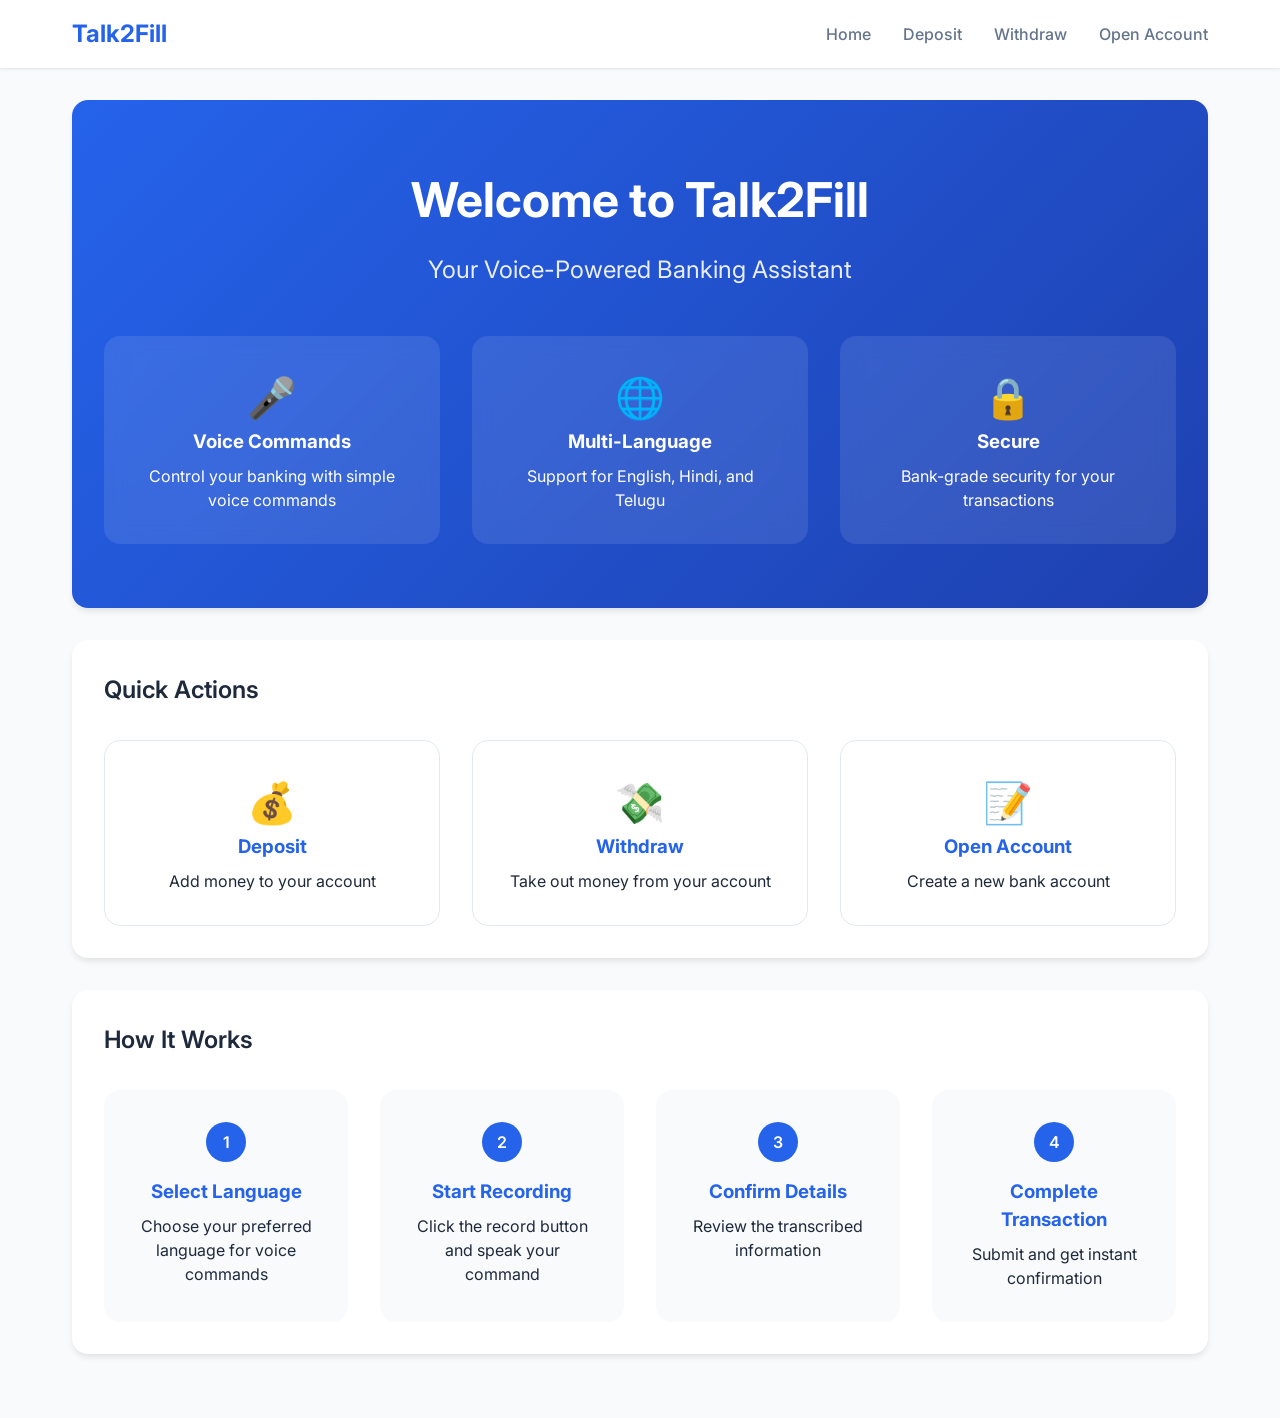
<file: templates/index.html>
<!DOCTYPE html>
<html lang="en">
<head>
    <meta charset="UTF-8">
    <meta name="viewport" content="width=device-width, initial-scale=1.0">
    <title>Talk2Fill - Voice Banking Assistant</title>
    <link rel="stylesheet" href="/static/css/styles.css">
    <link href="https://fonts.googleapis.com/css2?family=Inter:wght@400;500;600;700&display=swap" rel="stylesheet">
</head>
<body>
    <!-- Navigation -->
    <nav class="navbar">
        <div class="nav-content">
            <a href="/" class="logo">Talk2Fill</a>
            <div class="nav-links">
                <a href="/">Home</a>
                <a href="deposit.html">Deposit</a>
                <a href="withdraw.html">Withdraw</a>
                <a href="account-opening.html">Open Account</a>
            </div>
        </div>
    </nav>

    <div class="container">
        <!-- Hero Section -->
        <div class="card hero-card">
            <div class="hero-content">
                <h1 class="hero-title">Welcome to Talk2Fill</h1>
                <p class="hero-subtitle">Your Voice-Powered Banking Assistant</p>
                <div class="hero-features">
                    <div class="feature">
                        <span class="feature-icon">🎤</span>
                        <h3>Voice Commands</h3>
                        <p>Control your banking with simple voice commands</p>
                    </div>
                    <div class="feature">
                        <span class="feature-icon">🌐</span>
                        <h3>Multi-Language</h3>
                        <p>Support for English, Hindi, and Telugu</p>
                    </div>
                    <div class="feature">
                        <span class="feature-icon">🔒</span>
                        <h3>Secure</h3>
                        <p>Bank-grade security for your transactions</p>
                    </div>
                </div>
            </div>
        </div>

        <!-- Quick Actions -->
        <div class="card">
            <h2 class="card-title">Quick Actions</h2>
            <div class="quick-actions">
                <a href="/deposit" class="action-card">
                    <span class="action-icon">💰</span>
                    <h3>Deposit</h3>
                    <p>Add money to your account</p>
                </a>
                <a href="/withdraw" class="action-card">
                    <span class="action-icon">💸</span>
                    <h3>Withdraw</h3>
                    <p>Take out money from your account</p>
                </a>
                <a href="/account-opening" class="action-card">
                    <span class="action-icon">📝</span>
                    <h3>Open Account</h3>
                    <p>Create a new bank account</p>
                </a>
            </div>
        </div>

        <!-- How It Works -->
        <div class="card">
            <h2 class="card-title">How It Works</h2>
            <div class="steps">
                <div class="step">
                    <div class="step-number">1</div>
                    <h3>Select Language</h3>
                    <p>Choose your preferred language for voice commands</p>
                </div>
                <div class="step">
                    <div class="step-number">2</div>
                    <h3>Start Recording</h3>
                    <p>Click the record button and speak your command</p>
                </div>
                <div class="step">
                    <div class="step-number">3</div>
                    <h3>Confirm Details</h3>
                    <p>Review the transcribed information</p>
                </div>
                <div class="step">
                    <div class="step-number">4</div>
                    <h3>Complete Transaction</h3>
                    <p>Submit and get instant confirmation</p>
                </div>
            </div>
        </div>
    </div>
    <script src="/static/js/main.js"></script>
</body>
</html>
</file>
<file: static/css/styles.css>
/* Modern Banking UI Styles */
:root {
    --primary-color: #2563eb;
    --secondary-color: #1e40af;
    --success-color: #22c55e;
    --danger-color: #ef4444;
    --background-color: #f8fafc;
    --card-background: #ffffff;
    --text-primary: #1e293b;
    --text-secondary: #64748b;
    --border-color: #e2e8f0;
}

* {
    margin: 0;
    padding: 0;
    box-sizing: border-box;
    font-family: 'Inter', -apple-system, BlinkMacSystemFont, 'Segoe UI', Roboto, sans-serif;
}

body {
    background-color: var(--background-color);
    color: var(--text-primary);
    line-height: 1.5;
}

.container {
    max-width: 1200px;
    margin: 0 auto;
    padding: 2rem;
}

/* Navigation */
.navbar {
    background-color: var(--card-background);
    box-shadow: 0 1px 3px rgba(0, 0, 0, 0.1);
    padding: 1rem 0;
    position: sticky;
    top: 0;
    z-index: 100;
}

.nav-content {
    display: flex;
    justify-content: space-between;
    align-items: center;
    max-width: 1200px;
    margin: 0 auto;
    padding: 0 2rem;
}

.logo {
    font-size: 1.5rem;
    font-weight: 700;
    color: var(--primary-color);
    text-decoration: none;
}

.nav-links {
    display: flex;
    gap: 2rem;
}

.nav-links a {
    color: var(--text-secondary);
    text-decoration: none;
    font-weight: 500;
    transition: color 0.2s;
}

.nav-links a:hover {
    color: var(--primary-color);
}

/* Cards */
.card {
    background-color: var(--card-background);
    border-radius: 1rem;
    box-shadow: 0 4px 6px -1px rgba(0, 0, 0, 0.1);
    padding: 2rem;
    margin-bottom: 2rem;
}

.card-header {
    display: flex;
    justify-content: space-between;
    align-items: center;
    margin-bottom: 2rem;
}

.card-title {
    font-size: 1.5rem;
    font-weight: 600;
    color: var(--text-primary);
}

/* Forms */
.form-group {
    margin-bottom: 1.5rem;
}

.form-label {
    display: block;
    margin-bottom: 0.5rem;
    font-weight: 500;
    color: var(--text-secondary);
}

.form-control {
    width: 100%;
    padding: 0.75rem 1rem;
    border: 1px solid var(--border-color);
    border-radius: 0.5rem;
    font-size: 1rem;
    transition: border-color 0.2s;
}

.form-control:focus {
    outline: none;
    border-color: var(--primary-color);
    box-shadow: 0 0 0 3px rgba(37, 99, 235, 0.1);
}

/* Buttons */
.btn {
    display: inline-flex;
    align-items: center;
    justify-content: center;
    padding: 0.75rem 1.5rem;
    border-radius: 0.5rem;
    font-weight: 500;
    cursor: pointer;
    transition: all 0.2s;
    border: none;
    gap: 0.5rem;
}

.btn-primary {
    background-color: var(--primary-color);
    color: white;
}

.btn-primary:hover {
    background-color: var(--secondary-color);
}

.btn-danger {
    background-color: var(--danger-color);
    color: white;
}

.btn-danger:hover {
    background-color: #dc2626;
}

/* Voice Input Section */
.voice-input-section {
    background-color: var(--background-color);
    border-radius: 1rem;
    padding: 2rem;
    margin-top: 2rem;
}

.voice-controls {
    display: flex;
    gap: 1rem;
    align-items: center;
    margin-bottom: 1rem;
}

#recordButton {
    background-color: var(--primary-color);
    color: white;
    padding: 1rem 2rem;
    border-radius: 0.5rem;
    border: none;
    cursor: pointer;
    font-weight: 500;
    transition: all 0.2s;
}

#recordButton.recording {
    background-color: var(--danger-color);
    animation: pulse 1.5s infinite;
}

#statusDisplay {
    font-weight: 500;
    color: var(--text-secondary);
}

#statusDisplay.recording {
    color: var(--danger-color);
}

/* Language Selection */
.language-select {
    padding: 0.5rem 1rem;
    border: 1px solid var(--border-color);
    border-radius: 0.5rem;
    background-color: var(--card-background);
    color: var(--text-primary);
    font-size: 1rem;
}

/* Messages */
.message {
    padding: 1rem;
    border-radius: 0.5rem;
    margin-bottom: 1rem;
    display: none;
}

.error-message {
    background-color: #fee2e2;
    color: var(--danger-color);
    border: 1px solid #fecaca;
}

.success-message {
    background-color: #dcfce7;
    color: var(--success-color);
    border: 1px solid #bbf7d0;
}

/* Transcription Result */
#transcriptionResult {
    margin-top: 2rem;
    padding: 1rem;
    background-color: var(--card-background);
    border-radius: 0.5rem;
    border: 1px solid var(--border-color);
}

#transcriptionResult h3 {
    color: var(--text-primary);
    margin-bottom: 0.5rem;
    font-size: 1.1rem;
}

#transcriptionResult p {
    color: var(--text-secondary);
    margin-bottom: 1rem;
}

/* Animations */
@keyframes pulse {
    0% {
        transform: scale(1);
    }
    50% {
        transform: scale(1.05);
    }
    100% {
        transform: scale(1);
    }
}

/* Responsive Design */
@media (max-width: 768px) {
    .container {
        padding: 1rem;
    }

    .nav-content {
        flex-direction: column;
        gap: 1rem;
    }

    .nav-links {
        flex-direction: column;
        align-items: center;
        gap: 1rem;
    }

    .card {
        padding: 1.5rem;
    }

    .voice-controls {
        flex-direction: column;
    }

    #recordButton {
        width: 100%;
    }
}

/* Floating Voice Input Button */
.floating-voice-btn {
    position: fixed;
    bottom: 2rem;
    right: 2rem;
    width: 60px;
    height: 60px;
    border-radius: 50%;
    background-color: var(--primary-color);
    color: white;
    border: none;
    cursor: pointer;
    display: flex;
    align-items: center;
    justify-content: center;
    box-shadow: 0 4px 6px rgba(0, 0, 0, 0.1);
    transition: all 0.3s ease;
    z-index: 9999;
}

.floating-voice-btn:hover {
    transform: scale(1.1);
    box-shadow: 0 6px 8px rgba(0, 0, 0, 0.2);
}

.floating-voice-btn.recording {
    background-color: var(--danger-color);
    animation: pulse 1.5s infinite;
    box-shadow: 0 0 0 0 rgba(239, 68, 68, 0.7);
}

.floating-voice-btn i {
    font-size: 24px;
    transition: all 0.3s ease;
}

.floating-voice-btn.recording i {
    transform: scale(1.2);
}

@keyframes pulse {
    0% {
        transform: scale(0.95);
        box-shadow: 0 0 0 0 rgba(239, 68, 68, 0.7);
    }
    
    70% {
        transform: scale(1);
        box-shadow: 0 0 0 15px rgba(239, 68, 68, 0);
    }
    
    100% {
        transform: scale(0.95);
        box-shadow: 0 0 0 0 rgba(239, 68, 68, 0);
    }
}

.floating-voice-status {
    position: fixed;
    top: 20px;
    left: 50%;
    transform: translateX(-50%);
    background: linear-gradient(135deg, #2563eb, #1e40af);
    color: white;
    padding: 0.75rem 1.5rem;
    border-radius: 1.5rem;
    font-size: 1.25rem;
    font-weight: 600;
    opacity: 0;
    visibility: hidden;
    transition: all 0.3s ease;
    z-index: 1000;
    white-space: nowrap;
    display: block;
    text-align: center;
    box-shadow: 0 4px 15px rgba(0, 0, 0, 0.2);
}

.floating-voice-status.show {
    opacity: 1;
    visibility: visible;
}

.floating-voice-status.recording {
    background: linear-gradient(135deg, #ef4444, #dc2626);
    padding: 0.75rem 1.75rem;
    font-size: 1.35rem;
    animation: recordingPulseTop 1.5s infinite;
}

.floating-voice-status.recording::before {
    content: '';
    display: inline-block;
    width: 10px;
    height: 10px;
    background-color: #fff;
    border-radius: 50%;
    margin-right: 10px;
    animation: blink 1s infinite;
}

@keyframes recordingPulseTop {
    0% { transform: translateX(-50%) scale(1); }
    50% { transform: translateX(-50%) scale(1.05); }
    100% { transform: translateX(-50%) scale(1); }
}

@keyframes blink {
    0%, 100% { opacity: 1; }
    50% { opacity: 0.3; }
}

/* Transcription Popup */
.transcription-popup {
    position: fixed;
    top: 0;
    left: 0;
    width: 100%;
    height: 100%;
    background-color: rgba(0, 0, 0, 0.5);
    display: flex;
    justify-content: center;
    align-items: center;
    z-index: 2000;
}

.transcription-content {
    background-color: white;
    padding: 20px;
    border-radius: 8px;
    max-width: 500px;
    width: 90%;
    position: relative;
    max-height: 80vh;
    overflow-y: auto;
}

.transcription-content h3 {
    margin-top: 0;
    color: #333;
}

.transcription-content p {
    margin-bottom: 15px;
    line-height: 1.5;
}

.close-btn {
    position: absolute;
    top: 10px;
    right: 10px;
    background: none;
    border: none;
    font-size: 24px;
    cursor: pointer;
    color: #666;
}

.close-btn:hover {
    color: #333;
} 



.hero-card {
    background: linear-gradient(135deg, var(--primary-color), var(--secondary-color));
    color: white;
    text-align: center;
    padding: 4rem 2rem;
}

.hero-title {
    font-size: 3rem;
    margin-bottom: 1rem;
}

.hero-subtitle {
    font-size: 1.5rem;
    margin-bottom: 3rem;
    opacity: 0.9;
}

.hero-features {
    display: grid;
    grid-template-columns: repeat(auto-fit, minmax(250px, 1fr));
    gap: 2rem;
    margin-top: 3rem;
}

.feature {
    padding: 2rem;
    background: rgba(255, 255, 255, 0.1);
    border-radius: 1rem;
    backdrop-filter: blur(10px);
}

.feature-icon {
    font-size: 2.5rem;
    margin-bottom: 1rem;
}

.feature h3 {
    margin-bottom: 0.5rem;
}

.quick-actions {
    display: grid;
    grid-template-columns: repeat(auto-fit, minmax(250px, 1fr));
    gap: 2rem;
    margin-top: 2rem;
}

.action-card {
    background-color: var(--card-background);
    border: 1px solid var(--border-color);
    border-radius: 1rem;
    padding: 2rem;
    text-align: center;
    text-decoration: none;
    color: var(--text-primary);
    transition: transform 0.2s, box-shadow 0.2s;
}

.action-card:hover {
    transform: translateY(-5px);
    box-shadow: 0 4px 6px -1px rgba(0, 0, 0, 0.1);
}

.action-icon {
    font-size: 2.5rem;
    margin-bottom: 1rem;
}

.action-card h3 {
    margin-bottom: 0.5rem;
    color: var(--primary-color);
}

.steps {
    display: grid;
    grid-template-columns: repeat(auto-fit, minmax(200px, 1fr));
    gap: 2rem;
    margin-top: 2rem;
}

.step {
    text-align: center;
    padding: 2rem;
    background-color: var(--background-color);
    border-radius: 1rem;
}

.step-number {
    width: 40px;
    height: 40px;
    background-color: var(--primary-color);
    color: white;
    border-radius: 50%;
    display: flex;
    align-items: center;
    justify-content: center;
    margin: 0 auto 1rem;
    font-weight: 600;
}

.step h3 {
    margin-bottom: 0.5rem;
    color: var(--primary-color);
}

@media (max-width: 768px) {
    .hero-title {
        font-size: 2rem;
    }

    .hero-subtitle {
        font-size: 1.2rem;
    }

    .hero-features,
    .quick-actions,
    .steps {
        grid-template-columns: 1fr;
    }
}

.modal-overlay {
    position: fixed;
    top: 0;
    left: 0;
    right: 0;
    bottom: 0;
    background-color: rgba(0, 0, 0, 0.5);
    display: none;
    justify-content: center;
    align-items: center;
    z-index: 1000;
}

.modal {
    background: white;
    padding: 30px;
    border-radius: 10px;
    box-shadow: 0 2px 10px rgba(0, 0, 0, 0.1);
    width: 90%;
    max-width: 400px;
    text-align: center;
}

.modal-icon {
    width: 60px;
    height: 60px;
    border: 2px solid #ff9f43;
    border-radius: 50%;
    display: flex;
    align-items: center;
    justify-content: center;
    margin: 0 auto 20px;
    position: relative;
}

.modal-icon i {
    color: #ff9f43;
    font-size: 30px;
}

.modal-title {
    font-size: 24px;
    color: #333;
    margin-bottom: 10px;
}

.modal-message {
    color: #666;
    margin-bottom: 25px;
    font-size: 16px;
}

.modal-buttons {
    display: flex;
    justify-content: center;
    gap: 15px;
}

.modal-btn {
    padding: 10px 25px;
    border-radius: 5px;
    border: none;
    cursor: pointer;
    font-size: 16px;
    transition: all 0.3s ease;
}

.modal-btn-cancel {
    background-color: #e0e0e0;
    color: #333;
}

.modal-btn-cancel:hover {
    background-color: #d0d0d0;
}

.modal-btn-confirm {
    background-color: #ff9f43;
    color: white;
}

.modal-btn-confirm:hover {
    background-color: #ff8f33;
}

.modal-timer {
    font-size: 24px;
    color: #ff9f43;
    font-weight: bold;
    animation: pulse 1s infinite;
}

@keyframes pulse {
    0% {
        transform: scale(1);
        opacity: 1;
    }
    50% {
        transform: scale(1.1);
        opacity: 0.7;
    }
    100% {
        transform: scale(1);
        opacity: 1;
    }
}

/* Form textarea styles */
textarea.form-control {
    resize: vertical;
    min-height: 100px;
    font-family: inherit;
}

.mic-button.recording-active {
    background-color: #ff4444;
    animation: pulse 1.5s infinite;
}

@keyframes pulse {
    0% {
        transform: scale(1);
        box-shadow: 0 0 0 0 rgba(255, 68, 68, 0.7);
    }
    70% {
        transform: scale(1.05);
        box-shadow: 0 0 0 10px rgba(255, 68, 68, 0);
    }
    100% {
        transform: scale(1);
        box-shadow: 0 0 0 0 rgba(255, 68, 68, 0);
    }
}

/* Enhanced Recording Status Message */
.recording-status {
    position: fixed;
    top: 20px;
    left: 50%;
    transform: translateX(-50%);
    background: linear-gradient(135deg, #ff4444, #ff0000);
    color: white;
    padding: 15px 30px;
    border-radius: 30px;
    font-weight: bold;
    font-size: 1.2rem;
    animation: statusPulse 1.5s infinite;
    z-index: 9999;
    box-shadow: 0 0 20px rgba(255, 0, 0, 0.5);
    display: none;
    text-align: center;
}

/* Recording Wave Animation */
.recording-wave {
    position: fixed;
    bottom: 100px;
    left: 50%;
    transform: translateX(-50%);
    width: 80px;
    height: 80px;
    border-radius: 50%;
    background: rgba(255, 0, 0, 0.2);
    animation: wave 1.5s infinite;
    display: none;
    z-index: 9998;
}

/* Enhanced Mic Button */
.mic-button.recording-active {
    background: linear-gradient(135deg, #ff4444, #ff0000);
    transform: scale(1.1);
    box-shadow: 0 0 30px rgba(255, 0, 0, 0.5);
    animation: micPulse 1.5s infinite;
}

/* Updated Animations */
@keyframes statusPulse {
    0% { 
        transform: translateX(-50%) scale(1);
        box-shadow: 0 0 20px rgba(255, 0, 0, 0.5);
    }
    50% { 
        transform: translateX(-50%) scale(1.05);
        box-shadow: 0 0 30px rgba(255, 0, 0, 0.7);
    }
    100% { 
        transform: translateX(-50%) scale(1);
        box-shadow: 0 0 20px rgba(255, 0, 0, 0.5);
    }
}

@keyframes wave {
    0% { 
        transform: translateX(-50%) scale(1);
        opacity: 1;
    }
    100% { 
        transform: translateX(-50%) scale(2.5);
        opacity: 0;
    }
}

@keyframes micPulse {
    0% { 
        transform: scale(1.1);
        box-shadow: 0 0 30px rgba(255, 0, 0, 0.5);
    }
    50% { 
        transform: scale(1.2);
        box-shadow: 0 0 40px rgba(255, 0, 0, 0.7);
    }
    100% { 
        transform: scale(1.1);
        box-shadow: 0 0 30px rgba(255, 0, 0, 0.5);
    }
}

/* Denomination Inputs */
.denomination-inputs {
    display: grid;
    grid-template-columns: repeat(auto-fit, minmax(200px, 1fr));
    gap: 1rem;
    margin-bottom: 1rem;
}

.denomination-group {
    display: flex;
    flex-direction: column;
    gap: 0.5rem;
}

.denomination-group label {
    font-weight: 500;
    color: var(--text-secondary);
}

.denomination-input {
    width: 100%;
    padding: 0.5rem;
    border: 1px solid var(--border-color);
    border-radius: 0.5rem;
    font-size: 1rem;
}

.denomination-total {
    margin-top: 1rem;
    padding: 1rem;
    background-color: var(--background-color);
    border-radius: 0.5rem;
    font-weight: 600;
    text-align: right;
    font-size: 1.1rem;
}
</file>
